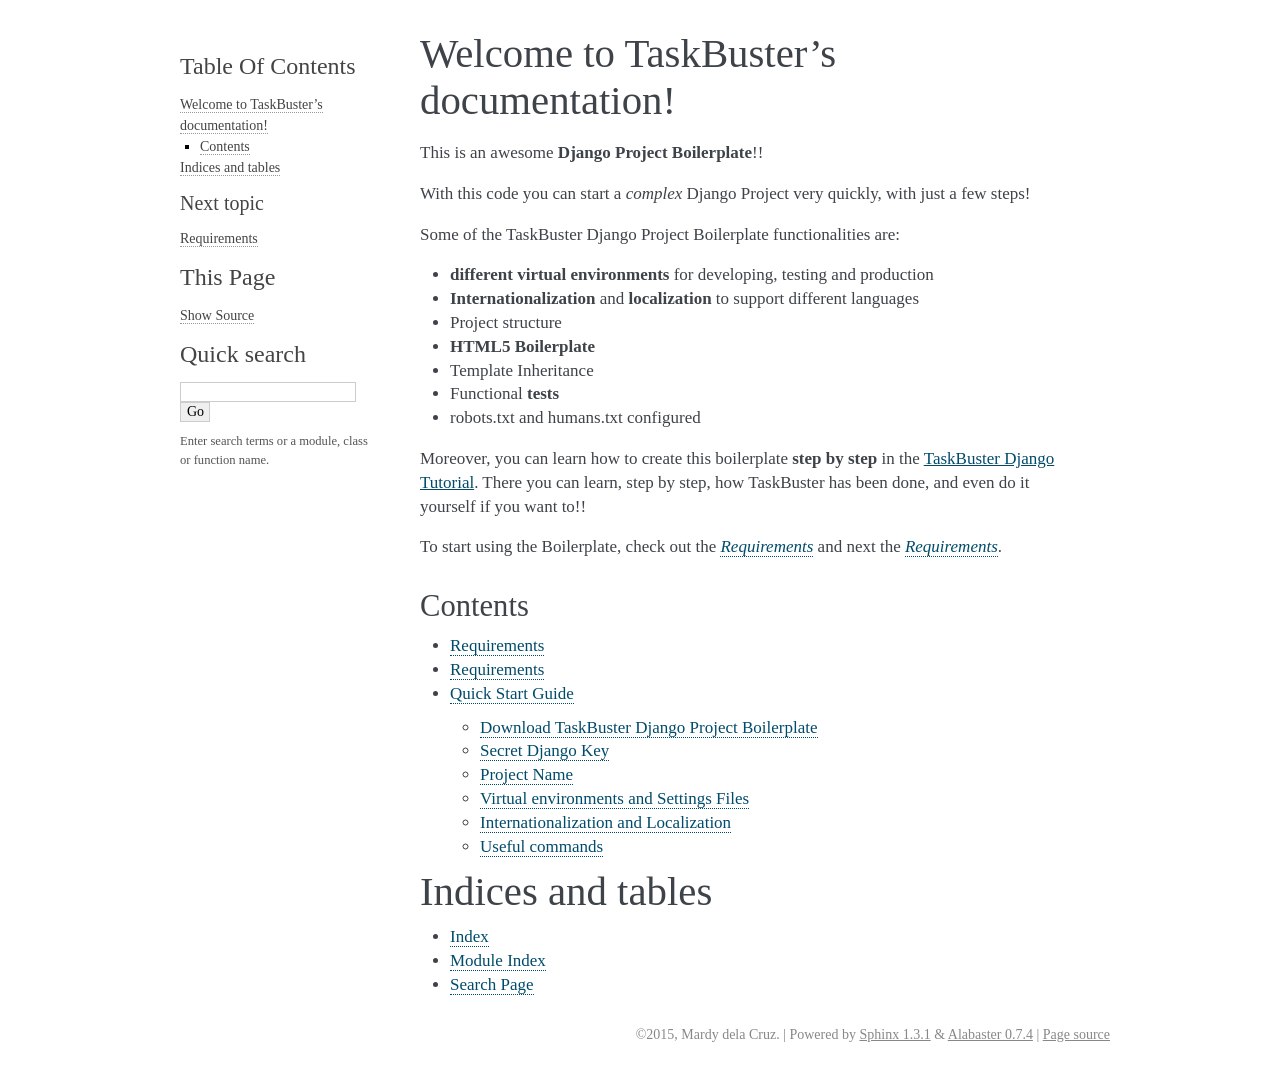
<file: docs/_build/html/index.html>
<!DOCTYPE html PUBLIC "-//W3C//DTD XHTML 1.0 Transitional//EN"
  "http://www.w3.org/TR/xhtml1/DTD/xhtml1-transitional.dtd">


<html xmlns="http://www.w3.org/1999/xhtml">
  <head>
    <meta http-equiv="Content-Type" content="text/html; charset=utf-8" />
    
    <title>Welcome to TaskBuster’s documentation! &mdash; TaskBuster 0.1.0 documentation</title>
    
    <link rel="stylesheet" href="_static/alabaster.css" type="text/css" />
    <link rel="stylesheet" href="_static/pygments.css" type="text/css" />
    
    <script type="text/javascript">
      var DOCUMENTATION_OPTIONS = {
        URL_ROOT:    './',
        VERSION:     '0.1.0',
        COLLAPSE_INDEX: false,
        FILE_SUFFIX: '.html',
        HAS_SOURCE:  true
      };
    </script>
    <script type="text/javascript" src="_static/jquery.js"></script>
    <script type="text/javascript" src="_static/underscore.js"></script>
    <script type="text/javascript" src="_static/doctools.js"></script>
    <link rel="top" title="TaskBuster 0.1.0 documentation" href="#" />
    <link rel="next" title="Requirements" href="requirements.html" />
   
  
  <meta name="viewport" content="width=device-width, initial-scale=0.9, maximum-scale=0.9">

  </head>
  <body role="document">
    <div class="related" role="navigation" aria-label="related navigation">
      <h3>Navigation</h3>
      <ul>
        <li class="right" style="margin-right: 10px">
          <a href="genindex.html" title="General Index"
             accesskey="I">index</a></li>
        <li class="right" >
          <a href="requirements.html" title="Requirements"
             accesskey="N">next</a> |</li>
        <li class="nav-item nav-item-0"><a href="#">TaskBuster 0.1.0 documentation</a> &raquo;</li> 
      </ul>
    </div>  

    <div class="document">
      <div class="documentwrapper">
        <div class="bodywrapper">
          <div class="body" role="main">
            
  <div class="section" id="welcome-to-taskbuster-s-documentation">
<h1>Welcome to TaskBuster&#8217;s documentation!<a class="headerlink" href="#welcome-to-taskbuster-s-documentation" title="Permalink to this headline">¶</a></h1>
<p>This is an awesome <strong>Django Project Boilerplate</strong>!!</p>
<p>With this code you can start a <em>complex</em> Django Project
very quickly, with just a few steps!</p>
<p>Some of the TaskBuster Django Project Boilerplate functionalities are:</p>
<ul class="simple">
<li><strong>different virtual environments</strong> for developing, testing and production</li>
<li><strong>Internationalization</strong> and <strong>localization</strong> to support different languages</li>
<li>Project structure</li>
<li><strong>HTML5 Boilerplate</strong></li>
<li>Template Inheritance</li>
<li>Functional <strong>tests</strong></li>
<li>robots.txt and humans.txt configured</li>
</ul>
<p>Moreover, you can learn how to create this boilerplate <strong>step by step</strong>
in the <a href="http://marinamele.com/taskbuster-django-tutorial"
target="_blank">TaskBuster Django Tutorial</a>. There you can learn, step by step, how
TaskBuster has been done, and even do it yourself if you want to!!</p>
<p>To start using the Boilerplate, check out the <a class="reference internal" href="requirements.html"><em>Requirements</em></a>
and next the <a class="reference internal" href="quick_start.html"><em>Requirements</em></a>.</p>
<div class="section" id="contents">
<h2>Contents<a class="headerlink" href="#contents" title="Permalink to this headline">¶</a></h2>
<div class="toctree-wrapper compound">
<ul>
<li class="toctree-l1"><a class="reference internal" href="requirements.html">Requirements</a></li>
<li class="toctree-l1"><a class="reference internal" href="quick_start.html">Requirements</a></li>
<li class="toctree-l1"><a class="reference internal" href="quick_start.html#quick-start-guide">Quick Start Guide</a><ul>
<li class="toctree-l2"><a class="reference internal" href="quick_start.html#download-taskbuster-django-project-boilerplate">Download TaskBuster Django Project Boilerplate</a></li>
<li class="toctree-l2"><a class="reference internal" href="quick_start.html#secret-django-key">Secret Django Key</a></li>
<li class="toctree-l2"><a class="reference internal" href="quick_start.html#project-name">Project Name</a></li>
<li class="toctree-l2"><a class="reference internal" href="quick_start.html#virtual-environments-and-settings-files">Virtual environments and Settings Files</a></li>
<li class="toctree-l2"><a class="reference internal" href="quick_start.html#internationalization-and-localization">Internationalization and Localization</a></li>
<li class="toctree-l2"><a class="reference internal" href="quick_start.html#useful-commands">Useful commands</a></li>
</ul>
</li>
</ul>
</div>
</div>
</div>
<div class="section" id="indices-and-tables">
<h1>Indices and tables<a class="headerlink" href="#indices-and-tables" title="Permalink to this headline">¶</a></h1>
<ul class="simple">
<li><a class="reference internal" href="genindex.html"><span>Index</span></a></li>
<li><a class="reference internal" href="py-modindex.html"><span>Module Index</span></a></li>
<li><a class="reference internal" href="search.html"><span>Search Page</span></a></li>
</ul>
</div>


          </div>
        </div>
      </div>
      <div class="sphinxsidebar" role="navigation" aria-label="main navigation">
        <div class="sphinxsidebarwrapper">
  <h3><a href="#">Table Of Contents</a></h3>
  <ul>
<li><a class="reference internal" href="#">Welcome to TaskBuster&#8217;s documentation!</a><ul>
<li><a class="reference internal" href="#contents">Contents</a></li>
</ul>
</li>
<li><a class="reference internal" href="#indices-and-tables">Indices and tables</a></li>
</ul>

  <h4>Next topic</h4>
  <p class="topless"><a href="requirements.html"
                        title="next chapter">Requirements</a></p>
  <div role="note" aria-label="source link">
    <h3>This Page</h3>
    <ul class="this-page-menu">
      <li><a href="_sources/index.txt"
            rel="nofollow">Show Source</a></li>
    </ul>
   </div>
<div id="searchbox" style="display: none" role="search">
  <h3>Quick search</h3>
    <form class="search" action="search.html" method="get">
      <input type="text" name="q" />
      <input type="submit" value="Go" />
      <input type="hidden" name="check_keywords" value="yes" />
      <input type="hidden" name="area" value="default" />
    </form>
    <p class="searchtip" style="font-size: 90%">
    Enter search terms or a module, class or function name.
    </p>
</div>
<script type="text/javascript">$('#searchbox').show(0);</script>
        </div>
      </div>
      <div class="clearer"></div>
    </div>
    <div class="footer">
      &copy;2015, Mardy dela Cruz.
      
      |
      Powered by <a href="http://sphinx-doc.org/">Sphinx 1.3.1</a>
      &amp; <a href="https://github.com/bitprophet/alabaster">Alabaster 0.7.4</a>
      
      |
      <a href="_sources/index.txt"
          rel="nofollow">Page source</a></li>
    </div>

    

    
  </body>
</html>
</file>
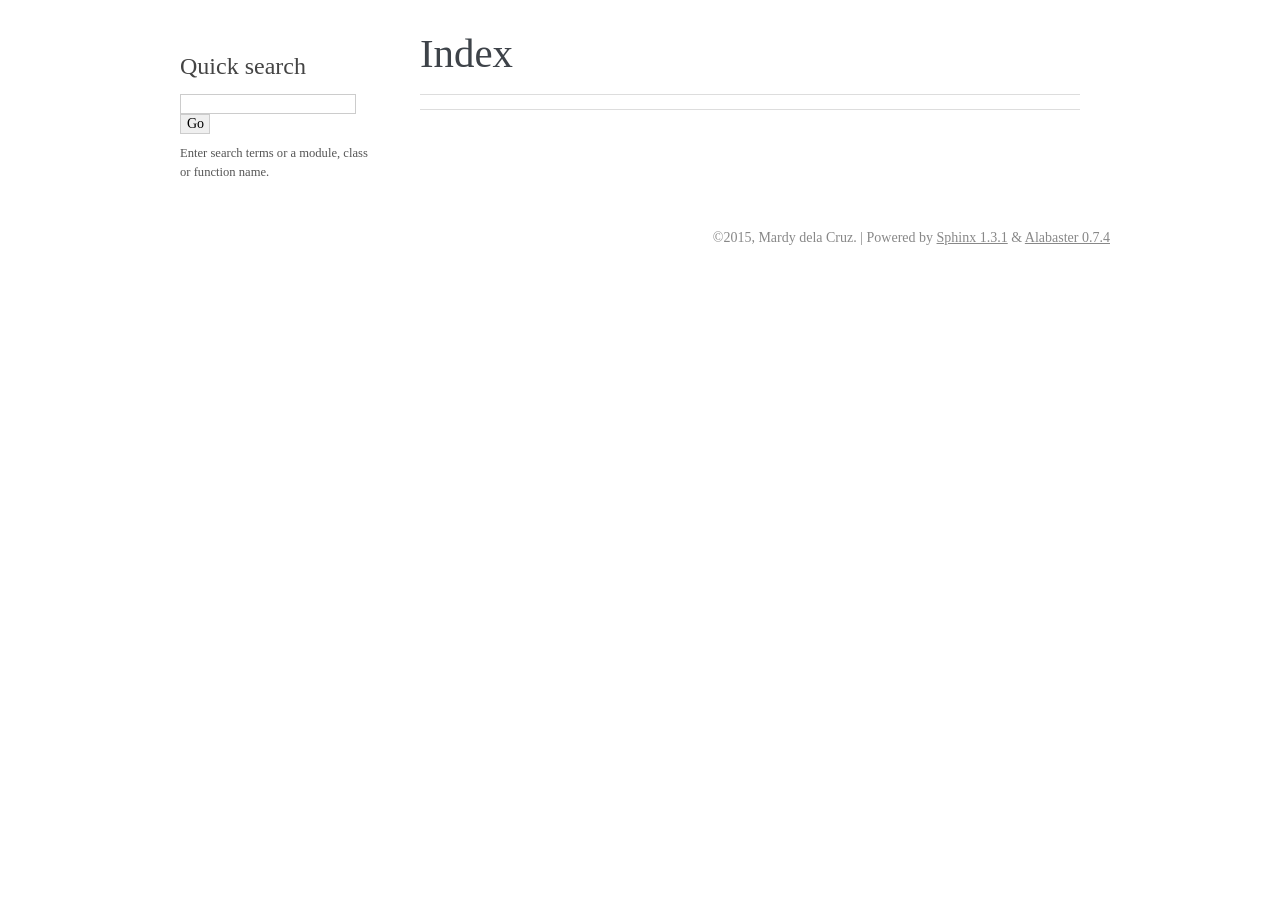
<file: docs/_build/html/genindex.html>
<!DOCTYPE html PUBLIC "-//W3C//DTD XHTML 1.0 Transitional//EN"
  "http://www.w3.org/TR/xhtml1/DTD/xhtml1-transitional.dtd">


<html xmlns="http://www.w3.org/1999/xhtml">
  <head>
    <meta http-equiv="Content-Type" content="text/html; charset=utf-8" />
    
    <title>Index &mdash; TaskBuster 0.1.0 documentation</title>
    
    <link rel="stylesheet" href="_static/alabaster.css" type="text/css" />
    <link rel="stylesheet" href="_static/pygments.css" type="text/css" />
    
    <script type="text/javascript">
      var DOCUMENTATION_OPTIONS = {
        URL_ROOT:    './',
        VERSION:     '0.1.0',
        COLLAPSE_INDEX: false,
        FILE_SUFFIX: '.html',
        HAS_SOURCE:  true
      };
    </script>
    <script type="text/javascript" src="_static/jquery.js"></script>
    <script type="text/javascript" src="_static/underscore.js"></script>
    <script type="text/javascript" src="_static/doctools.js"></script>
    <link rel="top" title="TaskBuster 0.1.0 documentation" href="index.html" />
   
  
  <meta name="viewport" content="width=device-width, initial-scale=0.9, maximum-scale=0.9">

  </head>
  <body role="document">
    <div class="related" role="navigation" aria-label="related navigation">
      <h3>Navigation</h3>
      <ul>
        <li class="right" style="margin-right: 10px">
          <a href="#" title="General Index"
             accesskey="I">index</a></li>
        <li class="nav-item nav-item-0"><a href="index.html">TaskBuster 0.1.0 documentation</a> &raquo;</li> 
      </ul>
    </div>  

    <div class="document">
      <div class="documentwrapper">
        <div class="bodywrapper">
          <div class="body" role="main">
            

<h1 id="index">Index</h1>

<div class="genindex-jumpbox">
 
</div>


          </div>
        </div>
      </div>
      <div class="sphinxsidebar" role="navigation" aria-label="main navigation">
        <div class="sphinxsidebarwrapper">

   

<div id="searchbox" style="display: none" role="search">
  <h3>Quick search</h3>
    <form class="search" action="search.html" method="get">
      <input type="text" name="q" />
      <input type="submit" value="Go" />
      <input type="hidden" name="check_keywords" value="yes" />
      <input type="hidden" name="area" value="default" />
    </form>
    <p class="searchtip" style="font-size: 90%">
    Enter search terms or a module, class or function name.
    </p>
</div>
<script type="text/javascript">$('#searchbox').show(0);</script>
        </div>
      </div>
      <div class="clearer"></div>
    </div>
    <div class="footer">
      &copy;2015, Mardy dela Cruz.
      
      |
      Powered by <a href="http://sphinx-doc.org/">Sphinx 1.3.1</a>
      &amp; <a href="https://github.com/bitprophet/alabaster">Alabaster 0.7.4</a>
      
    </div>

    

    
  </body>
</html>
</file>
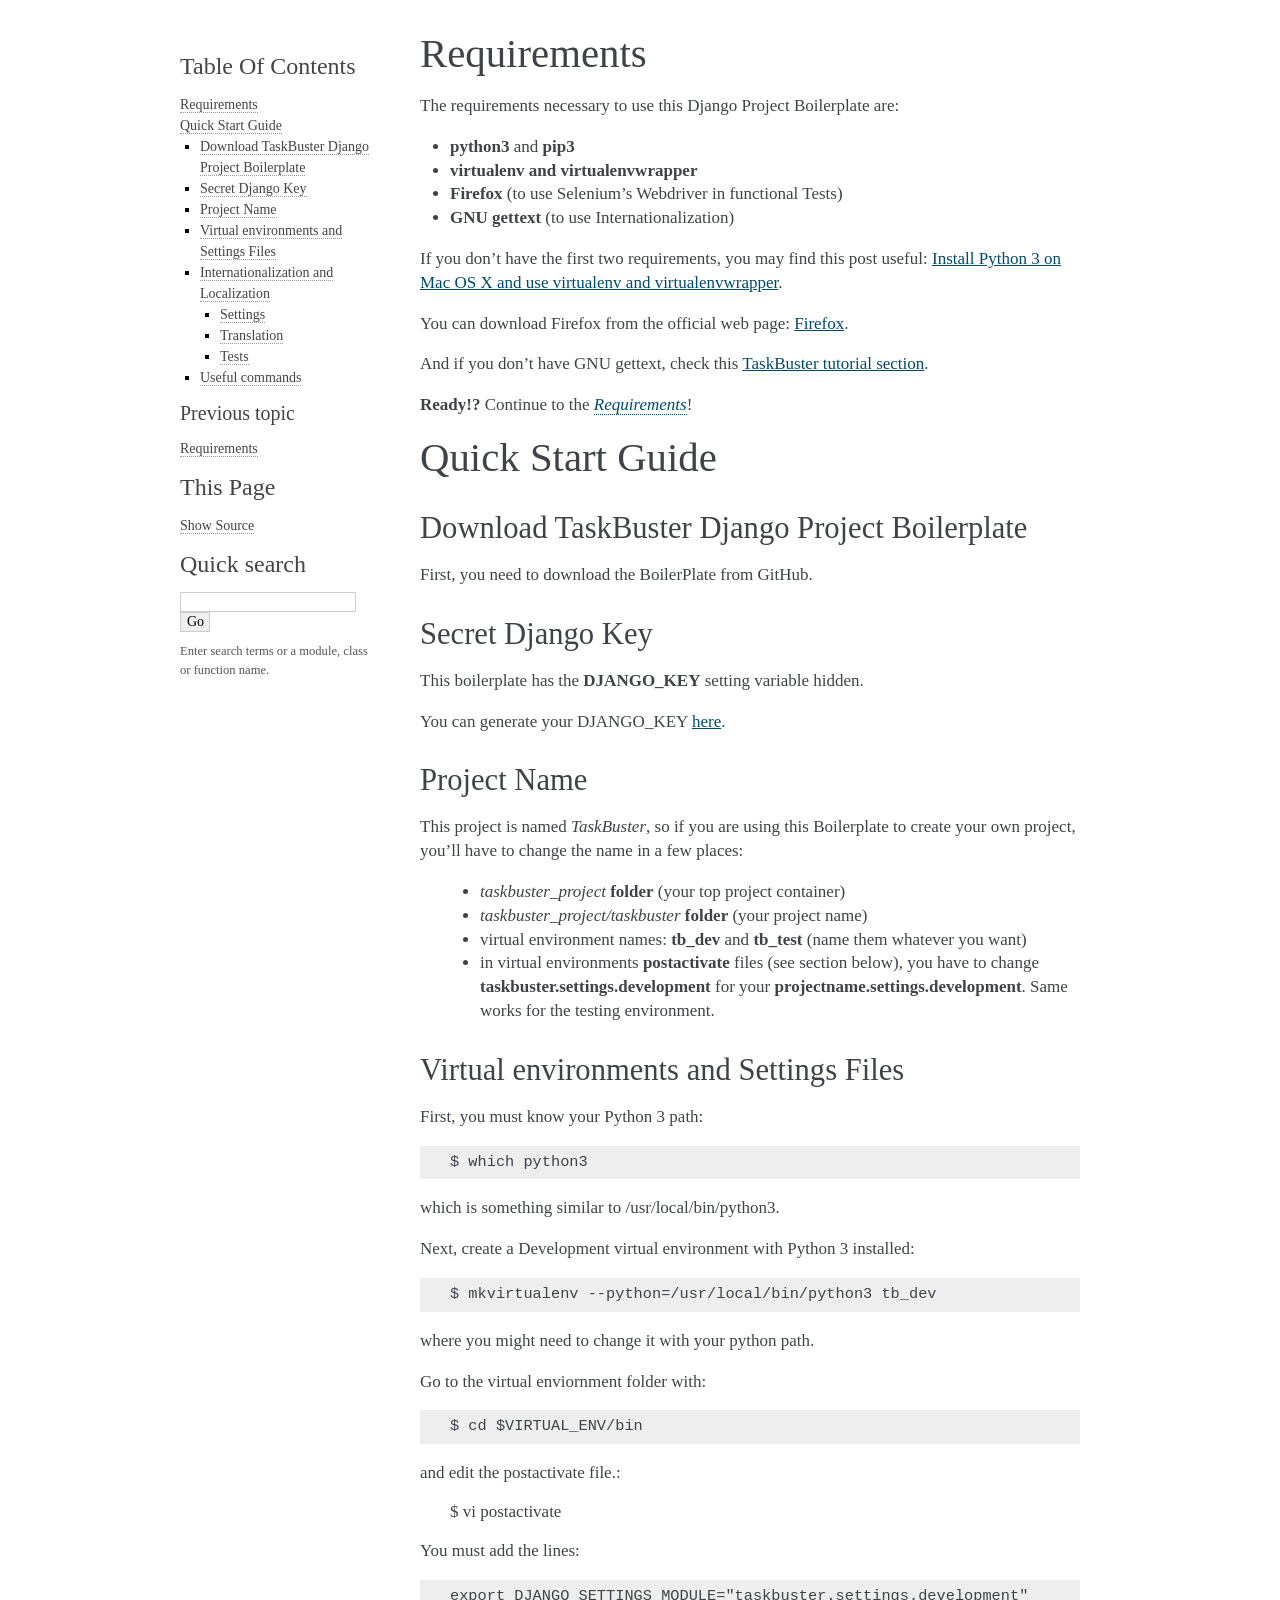
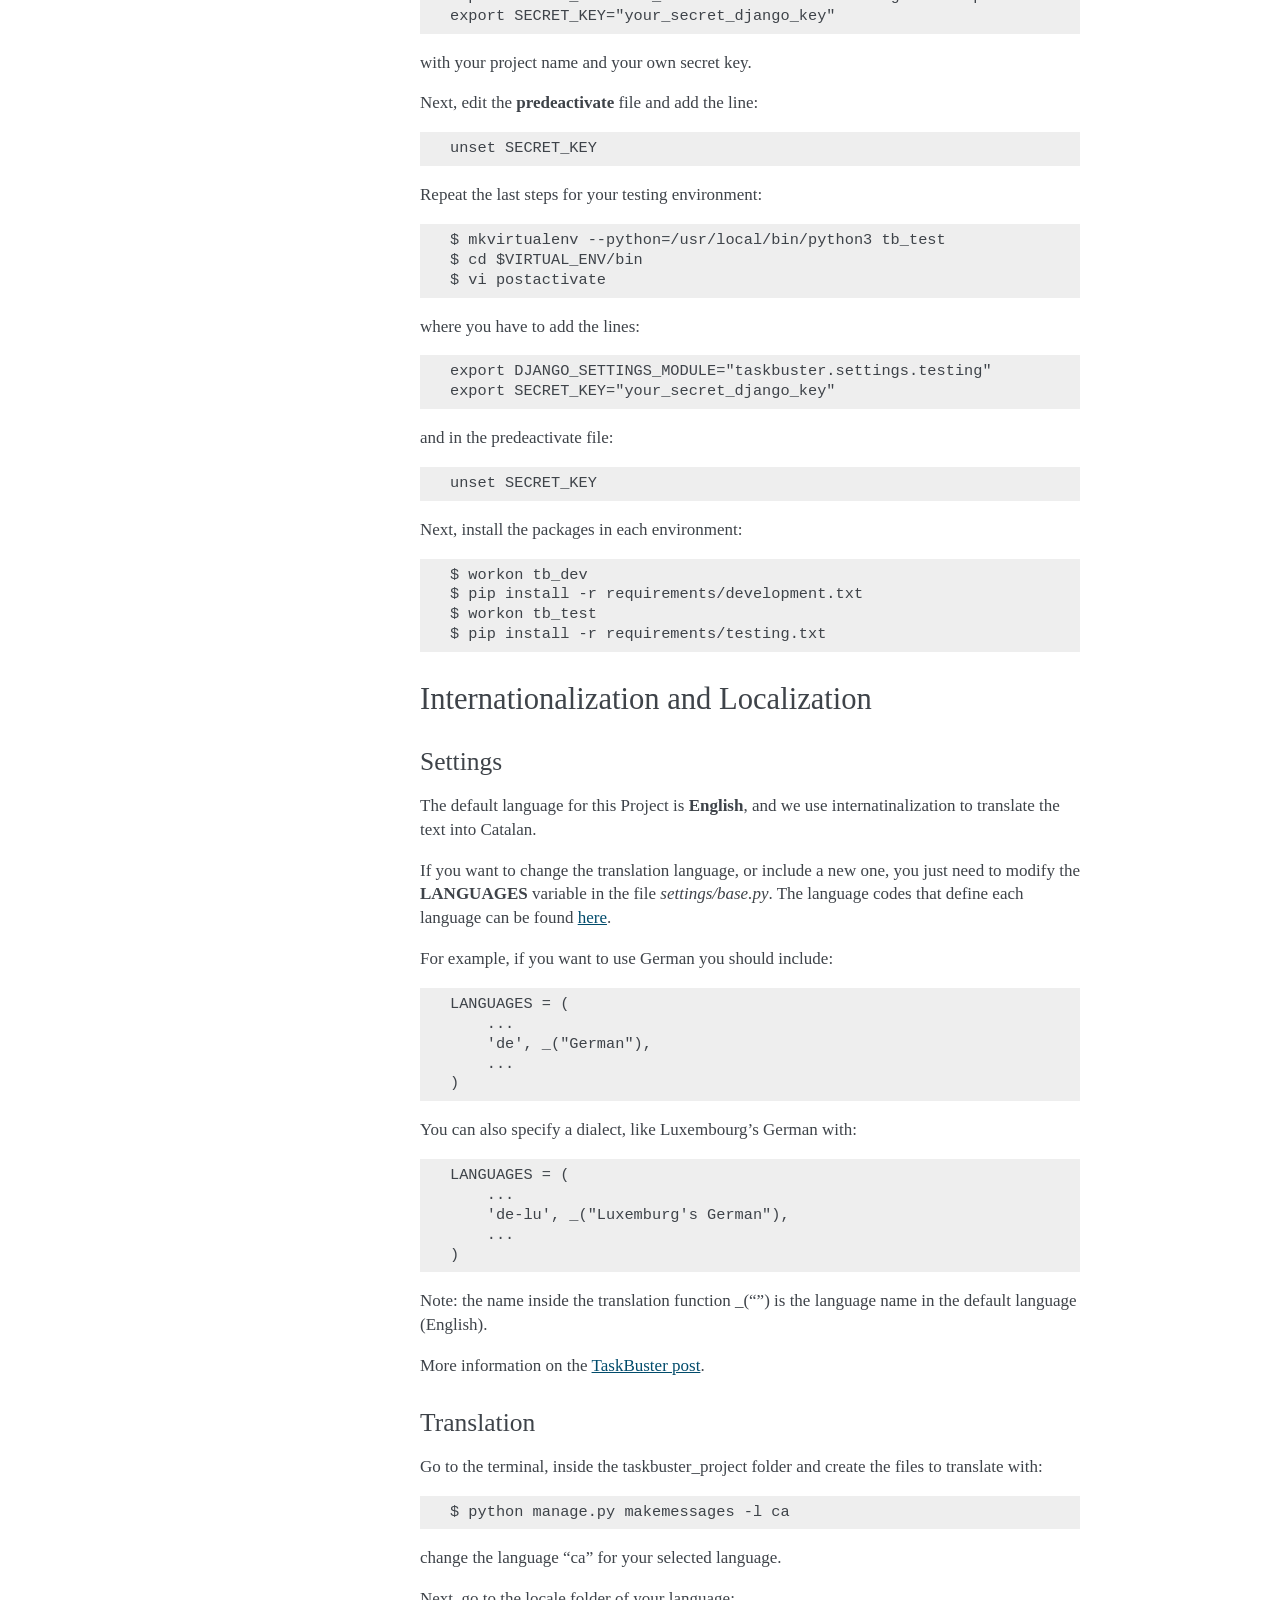
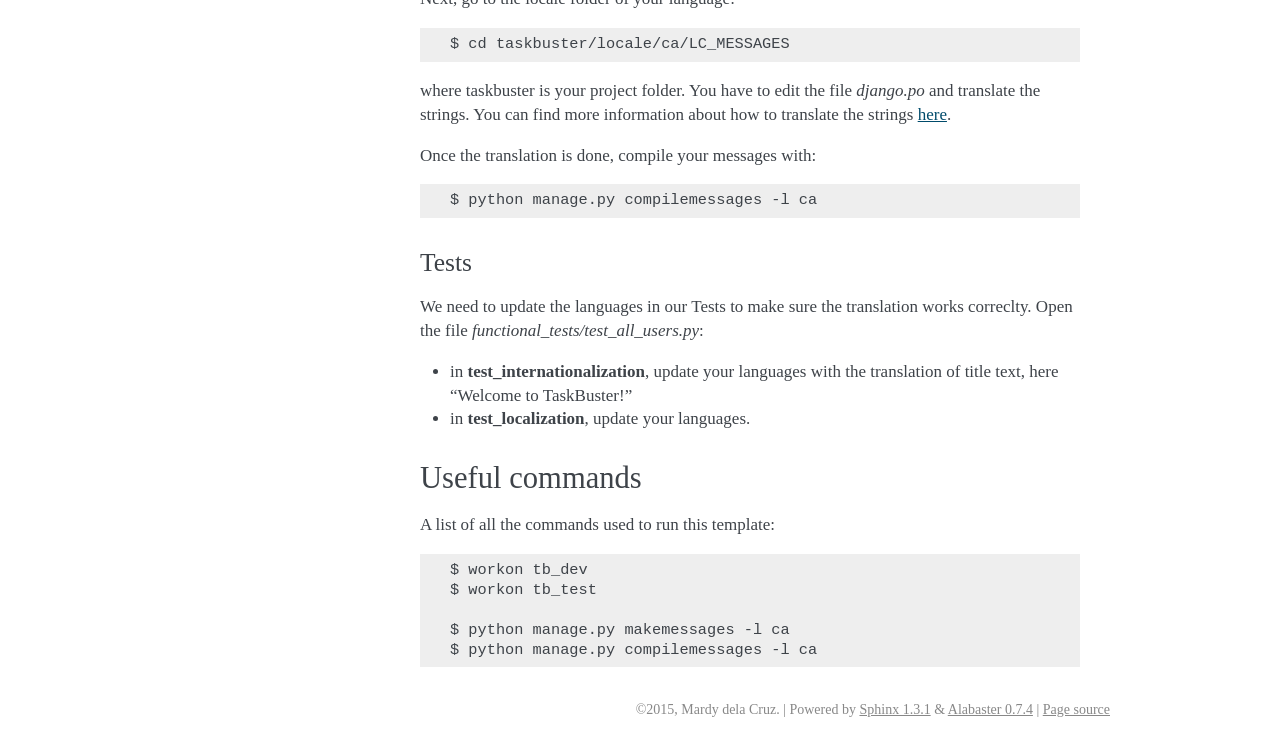
<file: docs/_build/html/quick_start.html>
<!DOCTYPE html PUBLIC "-//W3C//DTD XHTML 1.0 Transitional//EN"
  "http://www.w3.org/TR/xhtml1/DTD/xhtml1-transitional.dtd">


<html xmlns="http://www.w3.org/1999/xhtml">
  <head>
    <meta http-equiv="Content-Type" content="text/html; charset=utf-8" />
    
    <title>Requirements &mdash; TaskBuster 0.1.0 documentation</title>
    
    <link rel="stylesheet" href="_static/alabaster.css" type="text/css" />
    <link rel="stylesheet" href="_static/pygments.css" type="text/css" />
    
    <script type="text/javascript">
      var DOCUMENTATION_OPTIONS = {
        URL_ROOT:    './',
        VERSION:     '0.1.0',
        COLLAPSE_INDEX: false,
        FILE_SUFFIX: '.html',
        HAS_SOURCE:  true
      };
    </script>
    <script type="text/javascript" src="_static/jquery.js"></script>
    <script type="text/javascript" src="_static/underscore.js"></script>
    <script type="text/javascript" src="_static/doctools.js"></script>
    <link rel="top" title="TaskBuster 0.1.0 documentation" href="index.html" />
    <link rel="prev" title="Requirements" href="requirements.html" />
   
  
  <meta name="viewport" content="width=device-width, initial-scale=0.9, maximum-scale=0.9">

  </head>
  <body role="document">
    <div class="related" role="navigation" aria-label="related navigation">
      <h3>Navigation</h3>
      <ul>
        <li class="right" style="margin-right: 10px">
          <a href="genindex.html" title="General Index"
             accesskey="I">index</a></li>
        <li class="right" >
          <a href="requirements.html" title="Requirements"
             accesskey="P">previous</a> |</li>
        <li class="nav-item nav-item-0"><a href="index.html">TaskBuster 0.1.0 documentation</a> &raquo;</li> 
      </ul>
    </div>  

    <div class="document">
      <div class="documentwrapper">
        <div class="bodywrapper">
          <div class="body" role="main">
            
  <div class="section" id="requirements">
<h1>Requirements<a class="headerlink" href="#requirements" title="Permalink to this headline">¶</a></h1>
<p>The requirements necessary to use this Django Project Boilerplate are:</p>
<ul class="simple">
<li><strong>python3</strong> and <strong>pip3</strong></li>
<li><strong>virtualenv and virtualenvwrapper</strong></li>
<li><strong>Firefox</strong> (to use Selenium&#8217;s Webdriver in functional Tests)</li>
<li><strong>GNU gettext</strong> (to use Internationalization)</li>
</ul>
<p>If you don&#8217;t have the first two requirements, you may find this
post useful: <a href="http://www.marinamele.com/2014/07/install-python3-on-mac-os-x-and-use-virtualenv-and-virtualenvwrapper.html" target="_blank">Install Python 3 on Mac OS X and use virtualenv and virtualenvwrapper</a>.</p>
<p>You can download Firefox from the official web page: <a href="https://www.mozilla.org" target="_blank">Firefox</a>.</p>
<p>And if you don&#8217;t have GNU gettext, check this <a href="http://marinamele.com/taskbuster-django-tutorial/internationalization-localization-languages-time-zones" target="_blank">TaskBuster tutorial section</a>.</p>
<p><strong>Ready!?</strong> Continue to the <a class="reference internal" href=""><em>Requirements</em></a>!</p>
</div>
<div class="section" id="quick-start-guide">
<h1>Quick Start Guide<a class="headerlink" href="#quick-start-guide" title="Permalink to this headline">¶</a></h1>
<div class="section" id="download-taskbuster-django-project-boilerplate">
<h2>Download TaskBuster Django Project Boilerplate<a class="headerlink" href="#download-taskbuster-django-project-boilerplate" title="Permalink to this headline">¶</a></h2>
<p>First, you need to download the BoilerPlate from GitHub.</p>
</div>
<div class="section" id="secret-django-key">
<h2>Secret Django Key<a class="headerlink" href="#secret-django-key" title="Permalink to this headline">¶</a></h2>
<p>This boilerplate has the <strong>DJANGO_KEY</strong> setting variable hidden.</p>
<p>You can generate your DJANGO_KEY <a href="http://www.miniwebtool.com/django-secret-key-generator"
target="_blank">here</a>.</p>
</div>
<div class="section" id="project-name">
<h2>Project Name<a class="headerlink" href="#project-name" title="Permalink to this headline">¶</a></h2>
<p>This project is named <em>TaskBuster</em>, so if you are using this
Boilerplate to create your own project, you&#8217;ll have to change
the name in a few places:</p>
<blockquote>
<div><ul class="simple">
<li><em>taskbuster_project</em> <strong>folder</strong> (your top project container)</li>
<li><em>taskbuster_project/taskbuster</em> <strong>folder</strong> (your project name)</li>
<li>virtual environment names: <strong>tb_dev</strong> and <strong>tb_test</strong> (name them whatever you want)</li>
<li>in virtual environments <strong>postactivate</strong> files (see section below), you have to change <strong>taskbuster.settings.development</strong> for your <strong>projectname.settings.development</strong>. Same works for the testing environment.</li>
</ul>
</div></blockquote>
</div>
<div class="section" id="virtual-environments-and-settings-files">
<h2>Virtual environments and Settings Files<a class="headerlink" href="#virtual-environments-and-settings-files" title="Permalink to this headline">¶</a></h2>
<p>First, you must know your Python 3 path:</p>
<div class="highlight-python"><div class="highlight"><pre>$ which python3
</pre></div>
</div>
<p>which is something similar to /usr/local/bin/python3.</p>
<p>Next, create a Development virtual environment with Python 3 installed:</p>
<div class="highlight-python"><div class="highlight"><pre>$ mkvirtualenv --python=/usr/local/bin/python3 tb_dev
</pre></div>
</div>
<p>where you might need to change it with your python path.</p>
<p>Go to the virtual enviornment folder with:</p>
<div class="highlight-python"><div class="highlight"><pre>$ cd $VIRTUAL_ENV/bin
</pre></div>
</div>
<p>and edit the postactivate file.:</p>
<blockquote>
<div>$ vi postactivate</div></blockquote>
<p>You must add the lines:</p>
<div class="highlight-python"><div class="highlight"><pre>export DJANGO_SETTINGS_MODULE=&quot;taskbuster.settings.development&quot;
export SECRET_KEY=&quot;your_secret_django_key&quot;
</pre></div>
</div>
<p>with your project name and your own secret key.</p>
<p>Next, edit the <strong>predeactivate</strong> file and add the line:</p>
<div class="highlight-python"><div class="highlight"><pre>unset SECRET_KEY
</pre></div>
</div>
<p>Repeat the last steps for your testing environment:</p>
<div class="highlight-python"><div class="highlight"><pre>$ mkvirtualenv --python=/usr/local/bin/python3 tb_test
$ cd $VIRTUAL_ENV/bin
$ vi postactivate
</pre></div>
</div>
<p>where you have to add the lines:</p>
<div class="highlight-python"><div class="highlight"><pre>export DJANGO_SETTINGS_MODULE=&quot;taskbuster.settings.testing&quot;
export SECRET_KEY=&quot;your_secret_django_key&quot;
</pre></div>
</div>
<p>and in the predeactivate file:</p>
<div class="highlight-python"><div class="highlight"><pre>unset SECRET_KEY
</pre></div>
</div>
<p>Next, install the packages in each environment:</p>
<div class="highlight-python"><div class="highlight"><pre>$ workon tb_dev
$ pip install -r requirements/development.txt
$ workon tb_test
$ pip install -r requirements/testing.txt
</pre></div>
</div>
</div>
<div class="section" id="internationalization-and-localization">
<h2>Internationalization and Localization<a class="headerlink" href="#internationalization-and-localization" title="Permalink to this headline">¶</a></h2>
<div class="section" id="settings">
<h3>Settings<a class="headerlink" href="#settings" title="Permalink to this headline">¶</a></h3>
<p>The default language for this Project is <strong>English</strong>, and we use internatinalization to translate the text into Catalan.</p>
<p>If you want to change the translation language, or include a new one, you just need to modify the <strong>LANGUAGES</strong> variable in the file <em>settings/base.py</em>. The language codes that define each language can be found <a href="http://msdn.microsoft.com/en-us/library/ms533052(v=vs.85).aspx" target="_blank">here</a>.</p>
<p>For example, if you want to use German you should include:</p>
<div class="highlight-python"><div class="highlight"><pre>LANGUAGES = (
    ...
    &#39;de&#39;, _(&quot;German&quot;),
    ...
)
</pre></div>
</div>
<p>You can also specify a dialect, like Luxembourg&#8217;s German with:</p>
<div class="highlight-python"><div class="highlight"><pre>LANGUAGES = (
    ...
    &#39;de-lu&#39;, _(&quot;Luxemburg&#39;s German&quot;),
    ...
)
</pre></div>
</div>
<p>Note: the name inside the translation function _(&#8220;&#8221;) is the language name in the default language (English).</p>
<p>More information on the <a href="http://marinamele.com/taskbuster-django-tutorial/internationalization-localization-languages-time-zones" target="_blank">TaskBuster post</a>.</p>
</div>
<div class="section" id="translation">
<h3>Translation<a class="headerlink" href="#translation" title="Permalink to this headline">¶</a></h3>
<p>Go to the terminal, inside the taskbuster_project folder and create the files to translate with:</p>
<div class="highlight-python"><div class="highlight"><pre>$ python manage.py makemessages -l ca
</pre></div>
</div>
<p>change the language &#8220;ca&#8221; for your selected language.</p>
<p>Next, go to the locale folder of your language:</p>
<div class="highlight-python"><div class="highlight"><pre>$ cd taskbuster/locale/ca/LC_MESSAGES
</pre></div>
</div>
<p>where taskbuster is your project folder. You have to edit the file <em>django.po</em> and translate the strings. You can find more information about how to translate the strings <a href="http://marinamele.com/taskbuster-django-tutorial/internationalization-localization-languages-time-zones#inter-translation" target="_blank">here</a>.</p>
<p>Once the translation is done, compile your messages with:</p>
<div class="highlight-python"><div class="highlight"><pre>$ python manage.py compilemessages -l ca
</pre></div>
</div>
</div>
<div class="section" id="tests">
<h3>Tests<a class="headerlink" href="#tests" title="Permalink to this headline">¶</a></h3>
<p>We need to update the languages in our Tests to make sure the translation works correclty. Open the file <em>functional_tests/test_all_users.py</em>:</p>
<ul class="simple">
<li>in <strong>test_internationalization</strong>, update your languages with the translation of title text, here &#8220;Welcome to TaskBuster!&#8221;</li>
<li>in <strong>test_localization</strong>, update your languages.</li>
</ul>
</div>
</div>
<div class="section" id="useful-commands">
<h2>Useful commands<a class="headerlink" href="#useful-commands" title="Permalink to this headline">¶</a></h2>
<p>A list of all the commands used to run this template:</p>
<div class="highlight-python"><div class="highlight"><pre>$ workon tb_dev
$ workon tb_test

$ python manage.py makemessages -l ca
$ python manage.py compilemessages -l ca
</pre></div>
</div>
</div>
</div>


          </div>
        </div>
      </div>
      <div class="sphinxsidebar" role="navigation" aria-label="main navigation">
        <div class="sphinxsidebarwrapper">
  <h3><a href="index.html">Table Of Contents</a></h3>
  <ul>
<li><a class="reference internal" href="#">Requirements</a></li>
<li><a class="reference internal" href="#quick-start-guide">Quick Start Guide</a><ul>
<li><a class="reference internal" href="#download-taskbuster-django-project-boilerplate">Download TaskBuster Django Project Boilerplate</a></li>
<li><a class="reference internal" href="#secret-django-key">Secret Django Key</a></li>
<li><a class="reference internal" href="#project-name">Project Name</a></li>
<li><a class="reference internal" href="#virtual-environments-and-settings-files">Virtual environments and Settings Files</a></li>
<li><a class="reference internal" href="#internationalization-and-localization">Internationalization and Localization</a><ul>
<li><a class="reference internal" href="#settings">Settings</a></li>
<li><a class="reference internal" href="#translation">Translation</a></li>
<li><a class="reference internal" href="#tests">Tests</a></li>
</ul>
</li>
<li><a class="reference internal" href="#useful-commands">Useful commands</a></li>
</ul>
</li>
</ul>

  <h4>Previous topic</h4>
  <p class="topless"><a href="requirements.html"
                        title="previous chapter">Requirements</a></p>
  <div role="note" aria-label="source link">
    <h3>This Page</h3>
    <ul class="this-page-menu">
      <li><a href="_sources/quick_start.txt"
            rel="nofollow">Show Source</a></li>
    </ul>
   </div>
<div id="searchbox" style="display: none" role="search">
  <h3>Quick search</h3>
    <form class="search" action="search.html" method="get">
      <input type="text" name="q" />
      <input type="submit" value="Go" />
      <input type="hidden" name="check_keywords" value="yes" />
      <input type="hidden" name="area" value="default" />
    </form>
    <p class="searchtip" style="font-size: 90%">
    Enter search terms or a module, class or function name.
    </p>
</div>
<script type="text/javascript">$('#searchbox').show(0);</script>
        </div>
      </div>
      <div class="clearer"></div>
    </div>
    <div class="footer">
      &copy;2015, Mardy dela Cruz.
      
      |
      Powered by <a href="http://sphinx-doc.org/">Sphinx 1.3.1</a>
      &amp; <a href="https://github.com/bitprophet/alabaster">Alabaster 0.7.4</a>
      
      |
      <a href="_sources/quick_start.txt"
          rel="nofollow">Page source</a></li>
    </div>

    

    
  </body>
</html>
</file>
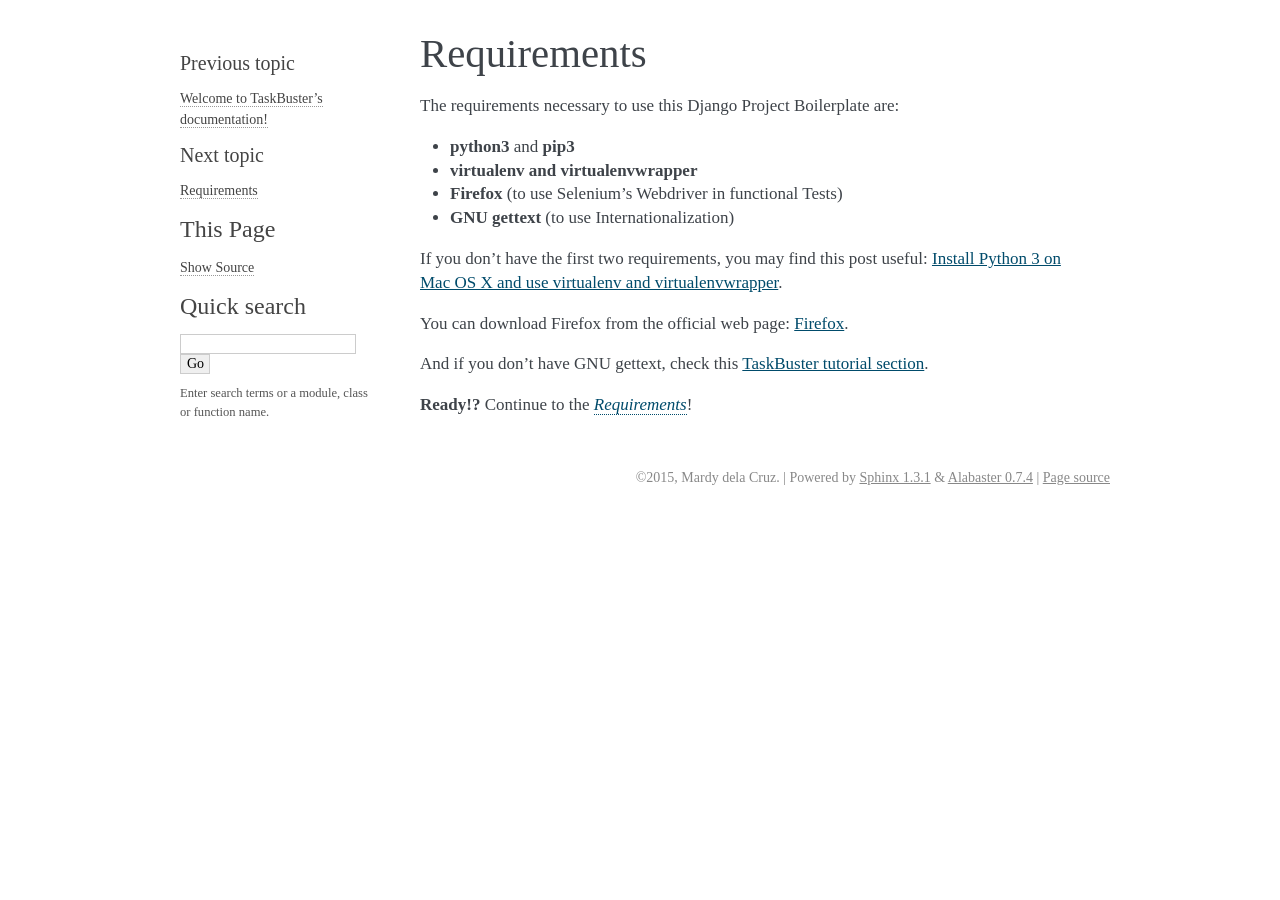
<file: docs/_build/html/requirements.html>
<!DOCTYPE html PUBLIC "-//W3C//DTD XHTML 1.0 Transitional//EN"
  "http://www.w3.org/TR/xhtml1/DTD/xhtml1-transitional.dtd">


<html xmlns="http://www.w3.org/1999/xhtml">
  <head>
    <meta http-equiv="Content-Type" content="text/html; charset=utf-8" />
    
    <title>Requirements &mdash; TaskBuster 0.1.0 documentation</title>
    
    <link rel="stylesheet" href="_static/alabaster.css" type="text/css" />
    <link rel="stylesheet" href="_static/pygments.css" type="text/css" />
    
    <script type="text/javascript">
      var DOCUMENTATION_OPTIONS = {
        URL_ROOT:    './',
        VERSION:     '0.1.0',
        COLLAPSE_INDEX: false,
        FILE_SUFFIX: '.html',
        HAS_SOURCE:  true
      };
    </script>
    <script type="text/javascript" src="_static/jquery.js"></script>
    <script type="text/javascript" src="_static/underscore.js"></script>
    <script type="text/javascript" src="_static/doctools.js"></script>
    <link rel="top" title="TaskBuster 0.1.0 documentation" href="index.html" />
    <link rel="next" title="Requirements" href="quick_start.html" />
    <link rel="prev" title="Welcome to TaskBuster’s documentation!" href="index.html" />
   
  
  <meta name="viewport" content="width=device-width, initial-scale=0.9, maximum-scale=0.9">

  </head>
  <body role="document">
    <div class="related" role="navigation" aria-label="related navigation">
      <h3>Navigation</h3>
      <ul>
        <li class="right" style="margin-right: 10px">
          <a href="genindex.html" title="General Index"
             accesskey="I">index</a></li>
        <li class="right" >
          <a href="quick_start.html" title="Requirements"
             accesskey="N">next</a> |</li>
        <li class="right" >
          <a href="index.html" title="Welcome to TaskBuster’s documentation!"
             accesskey="P">previous</a> |</li>
        <li class="nav-item nav-item-0"><a href="index.html">TaskBuster 0.1.0 documentation</a> &raquo;</li> 
      </ul>
    </div>  

    <div class="document">
      <div class="documentwrapper">
        <div class="bodywrapper">
          <div class="body" role="main">
            
  <div class="section" id="requirements">
<h1>Requirements<a class="headerlink" href="#requirements" title="Permalink to this headline">¶</a></h1>
<p>The requirements necessary to use this Django Project Boilerplate are:</p>
<ul class="simple">
<li><strong>python3</strong> and <strong>pip3</strong></li>
<li><strong>virtualenv and virtualenvwrapper</strong></li>
<li><strong>Firefox</strong> (to use Selenium&#8217;s Webdriver in functional Tests)</li>
<li><strong>GNU gettext</strong> (to use Internationalization)</li>
</ul>
<p>If you don&#8217;t have the first two requirements, you may find this
post useful: <a href="http://www.marinamele.com/2014/07/install-python3-on-mac-os-x-and-use-virtualenv-and-virtualenvwrapper.html" target="_blank">Install Python 3 on Mac OS X and use virtualenv and virtualenvwrapper</a>.</p>
<p>You can download Firefox from the official web page: <a href="https://www.mozilla.org" target="_blank">Firefox</a>.</p>
<p>And if you don&#8217;t have GNU gettext, check this <a href="http://marinamele.com/taskbuster-django-tutorial/internationalization-localization-languages-time-zones" target="_blank">TaskBuster tutorial section</a>.</p>
<p><strong>Ready!?</strong> Continue to the <a class="reference internal" href="quick_start.html"><em>Requirements</em></a>!</p>
</div>


          </div>
        </div>
      </div>
      <div class="sphinxsidebar" role="navigation" aria-label="main navigation">
        <div class="sphinxsidebarwrapper">
  <h4>Previous topic</h4>
  <p class="topless"><a href="index.html"
                        title="previous chapter">Welcome to TaskBuster&#8217;s documentation!</a></p>
  <h4>Next topic</h4>
  <p class="topless"><a href="quick_start.html"
                        title="next chapter">Requirements</a></p>
  <div role="note" aria-label="source link">
    <h3>This Page</h3>
    <ul class="this-page-menu">
      <li><a href="_sources/requirements.txt"
            rel="nofollow">Show Source</a></li>
    </ul>
   </div>
<div id="searchbox" style="display: none" role="search">
  <h3>Quick search</h3>
    <form class="search" action="search.html" method="get">
      <input type="text" name="q" />
      <input type="submit" value="Go" />
      <input type="hidden" name="check_keywords" value="yes" />
      <input type="hidden" name="area" value="default" />
    </form>
    <p class="searchtip" style="font-size: 90%">
    Enter search terms or a module, class or function name.
    </p>
</div>
<script type="text/javascript">$('#searchbox').show(0);</script>
        </div>
      </div>
      <div class="clearer"></div>
    </div>
    <div class="footer">
      &copy;2015, Mardy dela Cruz.
      
      |
      Powered by <a href="http://sphinx-doc.org/">Sphinx 1.3.1</a>
      &amp; <a href="https://github.com/bitprophet/alabaster">Alabaster 0.7.4</a>
      
      |
      <a href="_sources/requirements.txt"
          rel="nofollow">Page source</a></li>
    </div>

    

    
  </body>
</html>
</file>
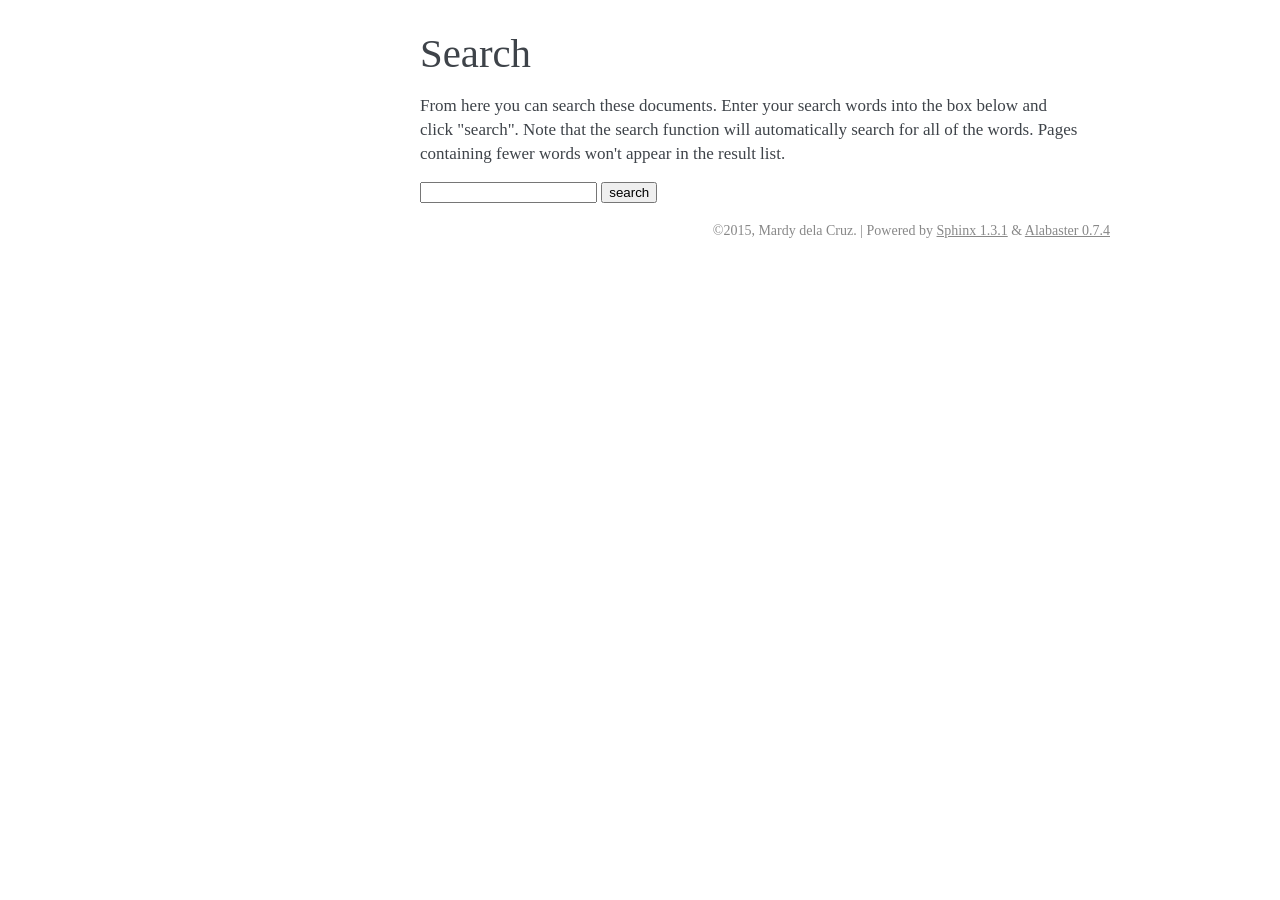
<file: docs/_build/html/search.html>
<!DOCTYPE html PUBLIC "-//W3C//DTD XHTML 1.0 Transitional//EN"
  "http://www.w3.org/TR/xhtml1/DTD/xhtml1-transitional.dtd">


<html xmlns="http://www.w3.org/1999/xhtml">
  <head>
    <meta http-equiv="Content-Type" content="text/html; charset=utf-8" />
    
    <title>Search &mdash; TaskBuster 0.1.0 documentation</title>
    
    <link rel="stylesheet" href="_static/alabaster.css" type="text/css" />
    <link rel="stylesheet" href="_static/pygments.css" type="text/css" />
    
    <script type="text/javascript">
      var DOCUMENTATION_OPTIONS = {
        URL_ROOT:    './',
        VERSION:     '0.1.0',
        COLLAPSE_INDEX: false,
        FILE_SUFFIX: '.html',
        HAS_SOURCE:  true
      };
    </script>
    <script type="text/javascript" src="_static/jquery.js"></script>
    <script type="text/javascript" src="_static/underscore.js"></script>
    <script type="text/javascript" src="_static/doctools.js"></script>
    <script type="text/javascript" src="_static/searchtools.js"></script>
    <link rel="top" title="TaskBuster 0.1.0 documentation" href="index.html" />
  <script type="text/javascript">
    jQuery(function() { Search.loadIndex("searchindex.js"); });
  </script>
  
  <script type="text/javascript" id="searchindexloader"></script>
  
   
  
  <meta name="viewport" content="width=device-width, initial-scale=0.9, maximum-scale=0.9">


  </head>
  <body role="document">
    <div class="related" role="navigation" aria-label="related navigation">
      <h3>Navigation</h3>
      <ul>
        <li class="right" style="margin-right: 10px">
          <a href="genindex.html" title="General Index"
             accesskey="I">index</a></li>
        <li class="nav-item nav-item-0"><a href="index.html">TaskBuster 0.1.0 documentation</a> &raquo;</li> 
      </ul>
    </div>  

    <div class="document">
      <div class="documentwrapper">
        <div class="bodywrapper">
          <div class="body" role="main">
            
  <h1 id="search-documentation">Search</h1>
  <div id="fallback" class="admonition warning">
  <script type="text/javascript">$('#fallback').hide();</script>
  <p>
    Please activate JavaScript to enable the search
    functionality.
  </p>
  </div>
  <p>
    From here you can search these documents. Enter your search
    words into the box below and click "search". Note that the search
    function will automatically search for all of the words. Pages
    containing fewer words won't appear in the result list.
  </p>
  <form action="" method="get">
    <input type="text" name="q" value="" />
    <input type="submit" value="search" />
    <span id="search-progress" style="padding-left: 10px"></span>
  </form>
  
  <div id="search-results">
  
  </div>

          </div>
        </div>
      </div>
      <div class="sphinxsidebar" role="navigation" aria-label="main navigation">
        <div class="sphinxsidebarwrapper">
        </div>
      </div>
      <div class="clearer"></div>
    </div>
    <div class="footer">
      &copy;2015, Mardy dela Cruz.
      
      |
      Powered by <a href="http://sphinx-doc.org/">Sphinx 1.3.1</a>
      &amp; <a href="https://github.com/bitprophet/alabaster">Alabaster 0.7.4</a>
      
    </div>

    

    
  </body>
</html>
</file>
<file: docs/_build/html/_static/alabaster.css>
@import url("basic.css");

/* -- page layout ----------------------------------------------------------- */

body {
    font-family: 'goudy old style', 'minion pro', 'bell mt', Georgia, 'Hiragino Mincho Pro', serif;
    font-size: 17px;
    background-color: white;
    color: #000;
    margin: 0;
    padding: 0;
}

div.document {
    width: 940px;
    margin: 30px auto 0 auto;
}

div.documentwrapper {
    float: left;
    width: 100%;
}

div.bodywrapper {
    margin: 0 0 0 220px;
}

div.sphinxsidebar {
    width: 220px;
}

hr {
    border: 1px solid #B1B4B6;
}

div.body {
    background-color: #ffffff;
    color: #3E4349;
    padding: 0 30px 0 30px;
}

div.footer {
    width: 940px;
    margin: 20px auto 30px auto;
    font-size: 14px;
    color: #888;
    text-align: right;
}

div.footer a {
    color: #888;
}

div.related {
    display: none;
}

div.sphinxsidebar a {
    color: #444;
    text-decoration: none;
    border-bottom: 1px dotted #999;
}

div.sphinxsidebar a:hover {
    border-bottom: 1px solid #999;
}

div.sphinxsidebar {
    font-size: 14px;
    line-height: 1.5;
}

div.sphinxsidebarwrapper {
    padding: 18px 10px;
}

div.sphinxsidebarwrapper p.logo {
    padding: 0;
    margin: -10px 0 0 0px;
    text-align: center;
}

div.sphinxsidebarwrapper h1.logo {
    margin-top: -10px;
    text-align: center;
    margin-bottom: 5px;
    text-align: left;
}

div.sphinxsidebarwrapper h1.logo-name {
    margin-top: 0px;
}

div.sphinxsidebarwrapper p.blurb {
    margin-top: 0;
    font-style: normal;
}

div.sphinxsidebar h3,
div.sphinxsidebar h4 {
    font-family: 'Garamond', 'Georgia', serif;
    color: #444;
    font-size: 24px;
    font-weight: normal;
    margin: 0 0 5px 0;
    padding: 0;
}

div.sphinxsidebar h4 {
    font-size: 20px;
}

div.sphinxsidebar h3 a {
    color: #444;
}

div.sphinxsidebar p.logo a,
div.sphinxsidebar h3 a,
div.sphinxsidebar p.logo a:hover,
div.sphinxsidebar h3 a:hover {
    border: none;
}

div.sphinxsidebar p {
    color: #555;
    margin: 10px 0;
}

div.sphinxsidebar ul {
    margin: 10px 0;
    padding: 0;
    color: #000;
}

div.sphinxsidebar ul li.toctree-l1 > a {
    font-size: 120%;
}

div.sphinxsidebar ul li.toctree-l2 > a {
    font-size: 110%;
}

div.sphinxsidebar input {
    border: 1px solid #CCC;
    font-family: 'goudy old style', 'minion pro', 'bell mt', Georgia, 'Hiragino Mincho Pro', serif;
    font-size: 1em;
}

div.sphinxsidebar hr {
    border: none;
    height: 1px;
    color: #999;
    background: #999;

    text-align: left;
    margin-left: 0;
    width: 50%;
}

/* -- body styles ----------------------------------------------------------- */

a {
    color: #004B6B;
    text-decoration: underline;
}

a:hover {
    color: #6D4100;
    text-decoration: underline;
}

div.body h1,
div.body h2,
div.body h3,
div.body h4,
div.body h5,
div.body h6 {
    font-family: 'Garamond', 'Georgia', serif;
    font-weight: normal;
    margin: 30px 0px 10px 0px;
    padding: 0;
}

div.body h1 { margin-top: 0; padding-top: 0; font-size: 240%; }
div.body h2 { font-size: 180%; }
div.body h3 { font-size: 150%; }
div.body h4 { font-size: 130%; }
div.body h5 { font-size: 100%; }
div.body h6 { font-size: 100%; }

a.headerlink {
    color: #DDD;
    padding: 0 4px;
    text-decoration: none;
}

a.headerlink:hover {
    color: #444;
    background: #EAEAEA;
}

div.body p, div.body dd, div.body li {
    line-height: 1.4em;
}

div.admonition {
    margin: 20px 0px;
    padding: 10px 30px;
    background-color: #FCC;
    border: 1px solid #FAA;
}

div.admonition tt.xref, div.admonition a tt {
    border-bottom: 1px solid #fafafa;
}

dd div.admonition {
    margin-left: -60px;
    padding-left: 60px;
}

div.admonition p.admonition-title {
    font-family: 'Garamond', 'Georgia', serif;
    font-weight: normal;
    font-size: 24px;
    margin: 0 0 10px 0;
    padding: 0;
    line-height: 1;
}

div.admonition p.last {
    margin-bottom: 0;
}

div.highlight {
    background-color: white;
}

dt:target, .highlight {
    background: #FAF3E8;
}

div.note {
    background-color: #EEE;
    border: 1px solid #CCC;
}

div.seealso {
    background-color: #EEE;
    border: 1px solid #CCC;
}

div.topic {
    background-color: #eee;
}

p.admonition-title {
    display: inline;
}

p.admonition-title:after {
    content: ":";
}

pre, tt, code {
    font-family: 'Consolas', 'Menlo', 'Deja Vu Sans Mono', 'Bitstream Vera Sans Mono', monospace;
    font-size: 0.9em;
}

.hll {
    background-color: #FFC;
    margin: 0 -12px;
    padding: 0 12px;
    display: block;
}

img.screenshot {
}

tt.descname, tt.descclassname, code.descname, code.descclassname {
    font-size: 0.95em;
}

tt.descname, code.descname {
    padding-right: 0.08em;
}

img.screenshot {
    -moz-box-shadow: 2px 2px 4px #eee;
    -webkit-box-shadow: 2px 2px 4px #eee;
    box-shadow: 2px 2px 4px #eee;
}

table.docutils {
    border: 1px solid #888;
    -moz-box-shadow: 2px 2px 4px #eee;
    -webkit-box-shadow: 2px 2px 4px #eee;
    box-shadow: 2px 2px 4px #eee;
}

table.docutils td, table.docutils th {
    border: 1px solid #888;
    padding: 0.25em 0.7em;
}

table.field-list, table.footnote {
    border: none;
    -moz-box-shadow: none;
    -webkit-box-shadow: none;
    box-shadow: none;
}

table.footnote {
    margin: 15px 0;
    width: 100%;
    border: 1px solid #EEE;
    background: #FDFDFD;
    font-size: 0.9em;
}

table.footnote + table.footnote {
    margin-top: -15px;
    border-top: none;
}

table.field-list th {
    padding: 0 0.8em 0 0;
}

table.field-list td {
    padding: 0;
}

table.footnote td.label {
    width: 0px;
    padding: 0.3em 0 0.3em 0.5em;
}

table.footnote td {
    padding: 0.3em 0.5em;
}

dl {
    margin: 0;
    padding: 0;
}

dl dd {
    margin-left: 30px;
}

blockquote {
    margin: 0 0 0 30px;
    padding: 0;
}

ul, ol {
    margin: 10px 0 10px 30px;
    padding: 0;
}

pre {
    background: #EEE;
    padding: 7px 30px;
    margin: 15px 0px;
    line-height: 1.3em;
}

dl pre, blockquote pre, li pre {
    margin-left: -60px;
    padding-left: 60px;
}

dl dl pre {
    margin-left: -90px;
    padding-left: 90px;
}

tt, code {
    background-color: #ecf0f3;
    color: #222;
    /* padding: 1px 2px; */
}

tt.xref, code.xref, a tt {
    background-color: #FBFBFB;
    border-bottom: 1px solid white;
}

a.reference {
    text-decoration: none;
    border-bottom: 1px dotted #004B6B;
}

a.reference:hover {
    border-bottom: 1px solid #6D4100;
}

a.footnote-reference {
    text-decoration: none;
    font-size: 0.7em;
    vertical-align: top;
    border-bottom: 1px dotted #004B6B;
}

a.footnote-reference:hover {
    border-bottom: 1px solid #6D4100;
}

a:hover tt, a:hover code {
    background: #EEE;
}


@media screen and (max-width: 870px) {

    div.sphinxsidebar {
    	display: none;
    }

    div.document {
       width: 100%;

    }

    div.documentwrapper {
    	margin-left: 0;
    	margin-top: 0;
    	margin-right: 0;
    	margin-bottom: 0;
    }

    div.bodywrapper {
    	margin-top: 0;
    	margin-right: 0;
    	margin-bottom: 0;
    	margin-left: 0;
    }

    ul {
    	margin-left: 0;
    }

    .document {
    	width: auto;
    }

    .footer {
    	width: auto;
    }

    .bodywrapper {
    	margin: 0;
    }

    .footer {
    	width: auto;
    }

    .github {
        display: none;
    }



}



@media screen and (max-width: 875px) {

    body {
        margin: 0;
        padding: 20px 30px;
    }

    div.documentwrapper {
        float: none;
        background: white;
    }

    div.sphinxsidebar {
        display: block;
        float: none;
        width: 102.5%;
        margin: 50px -30px -20px -30px;
        padding: 10px 20px;
        background: #333;
        color: #FFF;
    }

    div.sphinxsidebar h3, div.sphinxsidebar h4, div.sphinxsidebar p,
    div.sphinxsidebar h3 a {
        color: white;
    }

    div.sphinxsidebar a {
        color: #AAA;
    }

    div.sphinxsidebar p.logo {
        display: none;
    }

    div.document {
        width: 100%;
        margin: 0;
    }

    div.related {
        display: block;
        margin: 0;
        padding: 10px 0 20px 0;
    }

    div.related ul,
    div.related ul li {
        margin: 0;
        padding: 0;
    }

    div.footer {
        display: none;
    }

    div.bodywrapper {
        margin: 0;
    }

    div.body {
        min-height: 0;
        padding: 0;
    }

    .rtd_doc_footer {
        display: none;
    }

    .document {
        width: auto;
    }

    .footer {
        width: auto;
    }

    .footer {
        width: auto;
    }

    .github {
        display: none;
    }
}


/* misc. */

.revsys-inline {
    display: none!important;
}

/* Make nested-list/multi-paragraph items look better in Releases changelog
 * pages. Without this, docutils' magical list fuckery causes inconsistent
 * formatting between different release sub-lists.
 */
div#changelog > div.section > ul > li > p:only-child {
    margin-bottom: 0;
}

/* Hide fugly table cell borders in ..bibliography:: directive output */
table.docutils.citation, table.docutils.citation td, table.docutils.citation th {
  border: none;
  /* Below needed in some edge cases; if not applied, bottom shadows appear */
  -moz-box-shadow: none;
  -webkit-box-shadow: none;
  box-shadow: none;
}
</file>
<file: docs/_build/html/_static/pygments.css>
.highlight .hll { background-color: #ffffcc }
.highlight  { background: #eeffcc; }
.highlight .c { color: #408090; font-style: italic } /* Comment */
.highlight .err { border: 1px solid #FF0000 } /* Error */
.highlight .k { color: #007020; font-weight: bold } /* Keyword */
.highlight .o { color: #666666 } /* Operator */
.highlight .cm { color: #408090; font-style: italic } /* Comment.Multiline */
.highlight .cp { color: #007020 } /* Comment.Preproc */
.highlight .c1 { color: #408090; font-style: italic } /* Comment.Single */
.highlight .cs { color: #408090; background-color: #fff0f0 } /* Comment.Special */
.highlight .gd { color: #A00000 } /* Generic.Deleted */
.highlight .ge { font-style: italic } /* Generic.Emph */
.highlight .gr { color: #FF0000 } /* Generic.Error */
.highlight .gh { color: #000080; font-weight: bold } /* Generic.Heading */
.highlight .gi { color: #00A000 } /* Generic.Inserted */
.highlight .go { color: #333333 } /* Generic.Output */
.highlight .gp { color: #c65d09; font-weight: bold } /* Generic.Prompt */
.highlight .gs { font-weight: bold } /* Generic.Strong */
.highlight .gu { color: #800080; font-weight: bold } /* Generic.Subheading */
.highlight .gt { color: #0044DD } /* Generic.Traceback */
.highlight .kc { color: #007020; font-weight: bold } /* Keyword.Constant */
.highlight .kd { color: #007020; font-weight: bold } /* Keyword.Declaration */
.highlight .kn { color: #007020; font-weight: bold } /* Keyword.Namespace */
.highlight .kp { color: #007020 } /* Keyword.Pseudo */
.highlight .kr { color: #007020; font-weight: bold } /* Keyword.Reserved */
.highlight .kt { color: #902000 } /* Keyword.Type */
.highlight .m { color: #208050 } /* Literal.Number */
.highlight .s { color: #4070a0 } /* Literal.String */
.highlight .na { color: #4070a0 } /* Name.Attribute */
.highlight .nb { color: #007020 } /* Name.Builtin */
.highlight .nc { color: #0e84b5; font-weight: bold } /* Name.Class */
.highlight .no { color: #60add5 } /* Name.Constant */
.highlight .nd { color: #555555; font-weight: bold } /* Name.Decorator */
.highlight .ni { color: #d55537; font-weight: bold } /* Name.Entity */
.highlight .ne { color: #007020 } /* Name.Exception */
.highlight .nf { color: #06287e } /* Name.Function */
.highlight .nl { color: #002070; font-weight: bold } /* Name.Label */
.highlight .nn { color: #0e84b5; font-weight: bold } /* Name.Namespace */
.highlight .nt { color: #062873; font-weight: bold } /* Name.Tag */
.highlight .nv { color: #bb60d5 } /* Name.Variable */
.highlight .ow { color: #007020; font-weight: bold } /* Operator.Word */
.highlight .w { color: #bbbbbb } /* Text.Whitespace */
.highlight .mb { color: #208050 } /* Literal.Number.Bin */
.highlight .mf { color: #208050 } /* Literal.Number.Float */
.highlight .mh { color: #208050 } /* Literal.Number.Hex */
.highlight .mi { color: #208050 } /* Literal.Number.Integer */
.highlight .mo { color: #208050 } /* Literal.Number.Oct */
.highlight .sb { color: #4070a0 } /* Literal.String.Backtick */
.highlight .sc { color: #4070a0 } /* Literal.String.Char */
.highlight .sd { color: #4070a0; font-style: italic } /* Literal.String.Doc */
.highlight .s2 { color: #4070a0 } /* Literal.String.Double */
.highlight .se { color: #4070a0; font-weight: bold } /* Literal.String.Escape */
.highlight .sh { color: #4070a0 } /* Literal.String.Heredoc */
.highlight .si { color: #70a0d0; font-style: italic } /* Literal.String.Interpol */
.highlight .sx { color: #c65d09 } /* Literal.String.Other */
.highlight .sr { color: #235388 } /* Literal.String.Regex */
.highlight .s1 { color: #4070a0 } /* Literal.String.Single */
.highlight .ss { color: #517918 } /* Literal.String.Symbol */
.highlight .bp { color: #007020 } /* Name.Builtin.Pseudo */
.highlight .vc { color: #bb60d5 } /* Name.Variable.Class */
.highlight .vg { color: #bb60d5 } /* Name.Variable.Global */
.highlight .vi { color: #bb60d5 } /* Name.Variable.Instance */
.highlight .il { color: #208050 } /* Literal.Number.Integer.Long */
</file>
